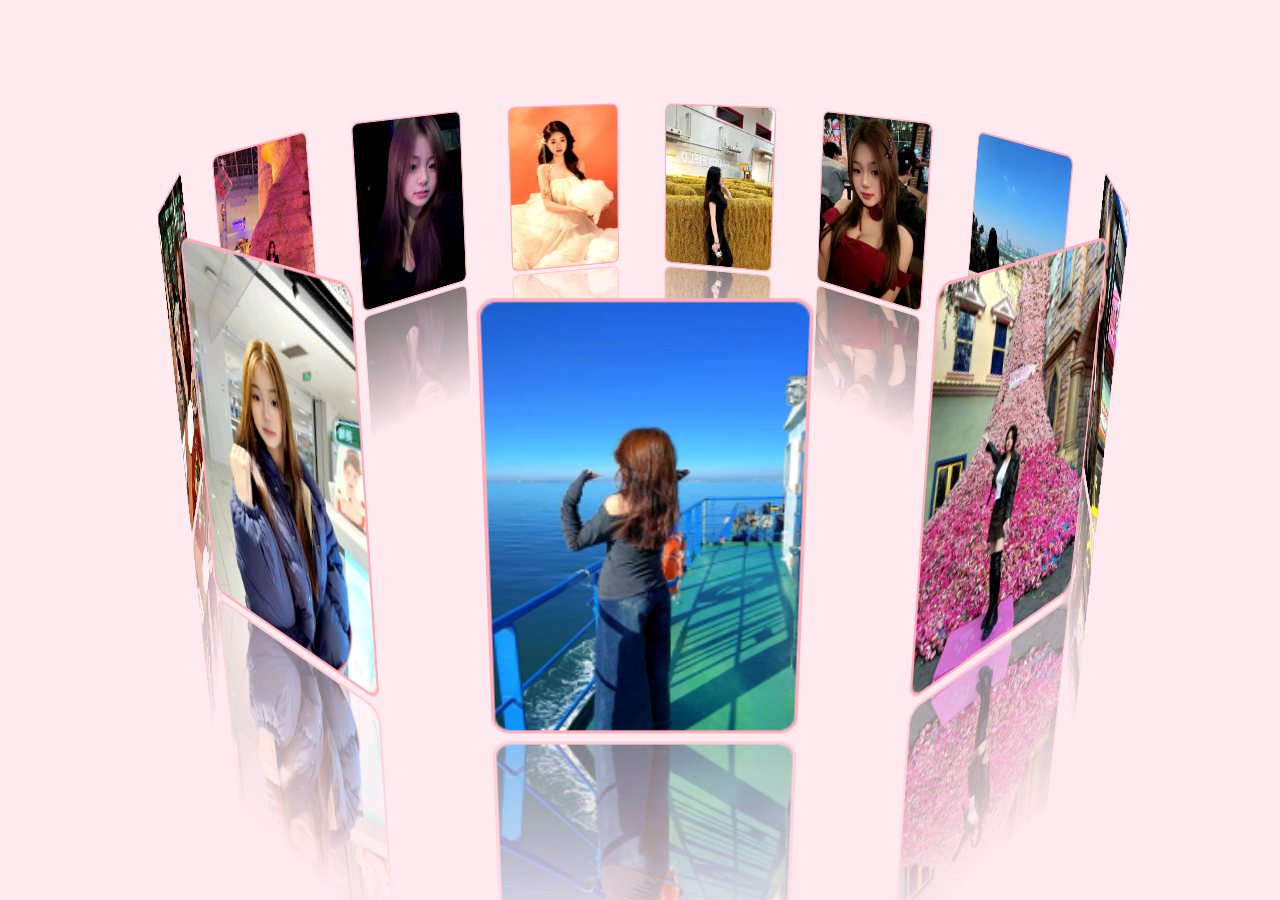
<file: lkl.html>
<!DOCTYPE html>
<html lang="en" ondragstart="return false">

<head>
    <meta charset="UTF-8">
    <meta name="viewport" content="width=device-width, initial-scale=1.0">
    <title>Document</title>
    <style>
        * {
            padding: 0;
            margin: 0;
        }

        body {
            background-color: rgba(255, 192, 203, 0.3);
        }

        #perspective {
            perspective: 800px;
        }

        #wrap {
            width: 159px;
            margin: 150px auto;
            position: relative;
            /* transform-style 设置元素视觉风格  preserve-3d 3D效果 */
            transform-style: preserve-3d;
        }

        #wrap img {
            position: absolute;
            height: 240px;
            width: 159px;
            transform: rotateX(0deg);
            border: 2px solid rgb(255, 173, 186);
            border-radius: 10px;
            /* 设置倒影 */
            -webkit-box-reflect: below 5px -webkit-linear-gradient(top, rgba(0, 0, 0, 0) 30%, rgba(0, 0, 0, 0.5) 100%);
        }
    </style>
</head>

<body>
    <div id="perspective">
        <div id="wrap">
            <img src="./1.jpg" alt="">
            <img src="./2.jpg" alt="">
            <img src="./3.jpg" alt="">
            <img src="./4.jpg" alt="">
            <img src="./5.jpg" alt="">
            <img src="./6.jpg" alt="">
            <img src="./7.jpg" alt="">
            <img src="./8.jpg" alt="">
            <img src="./9.jpg" alt="">
            <img src="./10.jpg" alt="">
            <img src="./11.jpg" alt="">
        </div>
    </div>
    <script>
        var oImg = document.getElementsByTagName('img');
var wrap = document.getElementById('wrap');

// 构造函数
function rotateAlbum() {}

// 初始化3D相册效果
rotateAlbum.prototype.init = function () {
    // 页面加载完毕再处理
    window.onload = function () {
        var deg = 360 / oImg.length;
        for (var i = 0; i < oImg.length; i++) {
            oImg[i].style.transform = "rotateX(-10deg)  rotateY(" + (deg*i) + "deg) translateZ(400px)";
            oImg[i].style.transition = 1 + (oImg.length - i)*0.1 +"s";
        }
    }

}

// 鼠标事件操作3D相册的旋转
rotateAlbum.prototype.drag = function(){
    var rotateX = -20, rotateY = 0; //初始化度数值
    document.onmousedown = function(event){
        var oldX = event.clientX, oldY = event.clientY;
        this.onmousemove = function(event){
            var newX = event.clientX, newY = event.clientY;
            var diffX = oldX - newX, diffY = oldY - newY;
            rotateX += diffY, rotateY -= diffX;
            wrap.style.transform = "rotateX("+rotateX*0.005+"deg) rotateY("+rotateY*0.005+"deg)"
        }
        this.onmouseup = function(){
            this.onmousemove = null;    //清空鼠标移动事件
        }
    }
}

var rot = new rotateAlbum();
rot.init();
rot.drag();
    </script>
</body>

</html>
</file>
